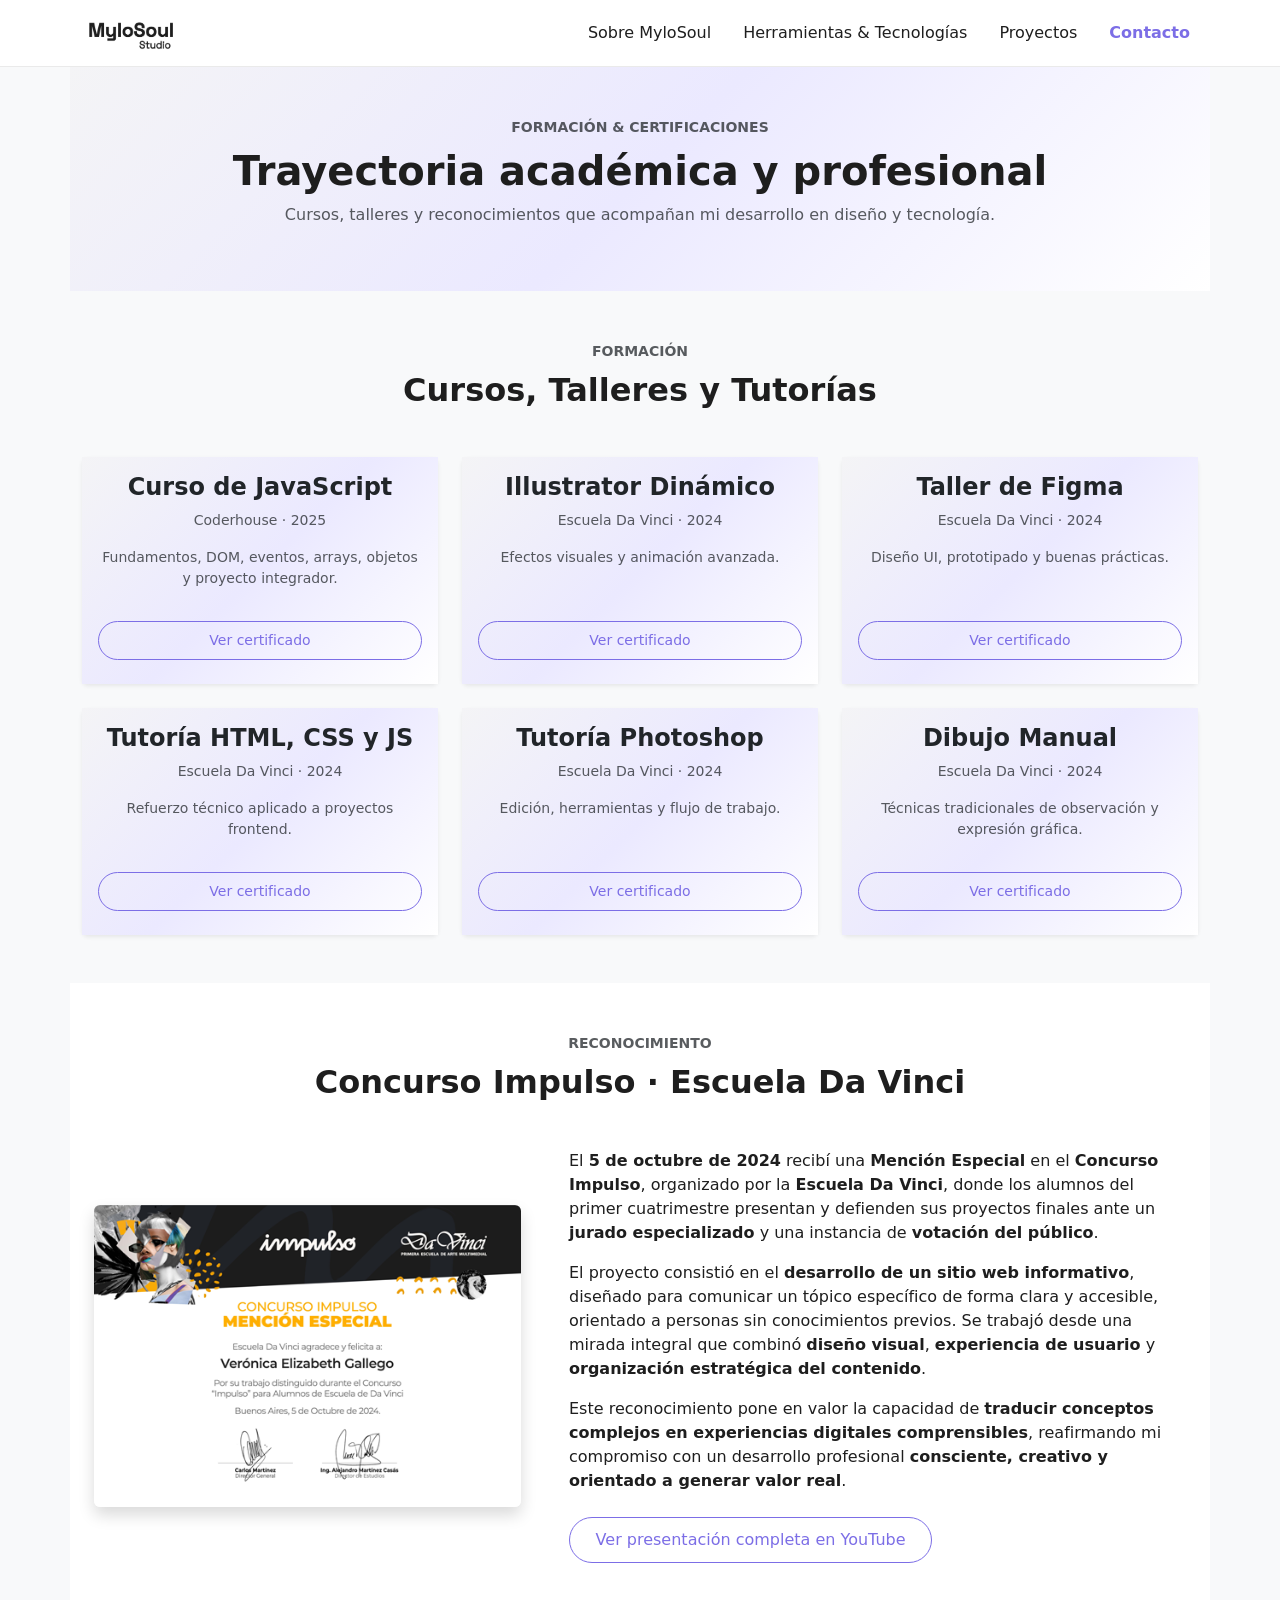
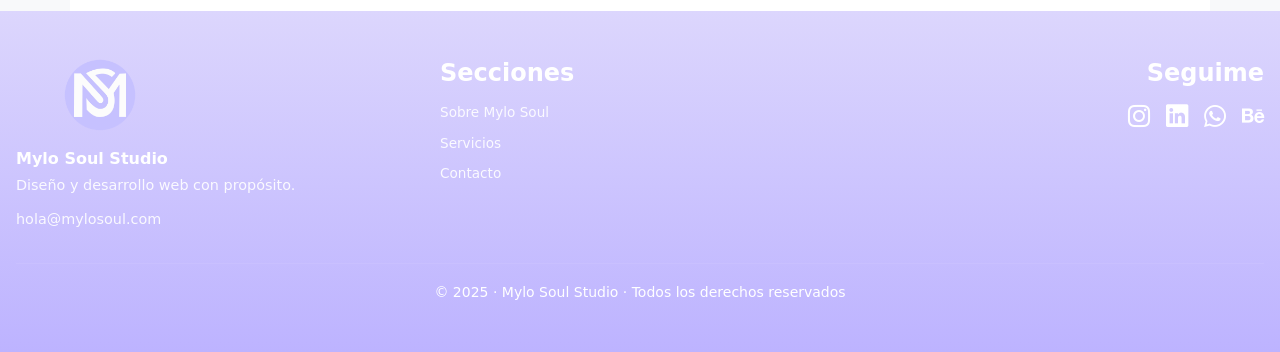
<file: formacion.html>
<!DOCTYPE html>
<html lang="es">
<head>
  <meta charset="UTF-8">
  <meta http-equiv="X-UA-Compatible" content="IE=edge">
  <meta name="viewport" content="width=device-width, initial-scale=1.0">

  <title>Mylo Soul Studio | Diseño y Desarrollo Web Estratégico</title>

  <meta name="description"
    content="Mylo Soul Studio es un estudio de diseño y desarrollo web especializado en onepages estratégicas, sitios modernos y experiencias digitales claras, funcionales y alineadas con la identidad de cada proyecto.">

  <meta name="keywords"
    content="diseño web, desarrollo web, onepage, landing page, portfolio web, frontend, ui ux, wordpress, javascript">

  <meta name="author" content="Mylo Soul Studio">
  <meta name="robots" content="index, follow">
  <meta name="language" content="es">
  <meta name="theme-color" content="#CABDFF">

  <!-- Canonical -->
  <link rel="canonical" href="https://mylosoul.com/">

  <!-- Open Graph -->
  <meta property="og:type" content="website">
  <meta property="og:title" content="Mylo Soul Studio | Diseño y Desarrollo Web Estratégico">
  <meta property="og:description"
    content="Diseño y desarrollo de onepages estratégicas y sitios web modernos, pensados para comunicar lo esencial y generar contacto.">
  <meta property="og:url" content="https://mylosoul.com/">
  <meta property="og:image" content="https://mylosoul.com/img/og-mylo.jpg">
  <meta property="og:site_name" content="Mylo Soul Studio">
  <meta property="og:locale" content="es_AR">

  <!-- Twitter -->
  <meta name="twitter:card" content="summary_large_image">
  <meta name="twitter:title" content="Mylo Soul Studio | Diseño y Desarrollo Web Estratégico">
  <meta name="twitter:description"
    content="Onepages y sitios web diseñados para comunicar con claridad, coherencia y propósito.">
  <meta name="twitter:image" content="https://mylosoul.com/img/og-mylo.jpg">

  <!-- Favicon -->
  <link rel="icon" type="image/png" sizes="32x32" href="img/favicon_io/favicon-32x32.png">
  <link rel="icon" type="image/png" sizes="16x16" href="img/favicon_io/favicon-16x16.png">
  <link rel="apple-touch-icon" sizes="180x180" href="img/favicon_io/apple-touch-icon.png">
  <link rel="icon" type="image/x-icon" href="img/favicon_io/favicon.ico">

  <!-- Fonts -->
  <link rel="preconnect" href="https://fonts.googleapis.com">
  <link rel="preconnect" href="https://fonts.gstatic.com" crossorigin>

  <!-- Bootstrap -->
  <link href="https://cdn.jsdelivr.net/npm/bootstrap@5.3.0/dist/css/bootstrap.min.css" rel="stylesheet">
  <link href="https://cdn.jsdelivr.net/npm/bootstrap-icons@1.10.5/font/bootstrap-icons.css" rel="stylesheet">

  <!-- CSS -->
  <link rel="stylesheet" href="css/style.css?v=2">

</head>
<body class="bg-light">

<!-- NAV -->
<nav class="navbar navbar-expand-lg mylo-navbar sticky-top">
  <div class="container">
    <a class="navbar-brand" href="index.html">
      <img src="img/logotipo_grisoscuro.png" alt="Mylo Soul Studio" height="40">
    </a>

    <button class="navbar-toggler" type="button" data-bs-toggle="collapse" data-bs-target="#navbarFormacion">
      <span class="navbar-toggler-icon"></span>
    </button>

    <div class="collapse navbar-collapse" id="navbarFormacion">
      <ul class="navbar-nav ms-auto">
        <li class="nav-item"><a class="nav-link" href="index.html#sobremi">Sobre MyloSoul</a></li>
        <li class="nav-item"><a class="nav-link" href="index.html#formacion">Herramientas & Tecnologías</a></li>
        <li class="nav-item"><a class="nav-link" href="index.html#proyectos">Proyectos</a></li>
        <li class="nav-item"><a class="nav-link nav-cta" href="index.html#contacto">Contacto</a></li>
      </ul>
    </div>
  </div>
</nav>

<!-- HEADER -->
<header class="py-5 text-center mylo-hero container mylo-hero-container">
  <div class="container">
    <span class="text-uppercase text-muted small fw-semibold">
      Formación & Certificaciones
    </span>
    <h1 class="fw-bold mt-2">
      Trayectoria académica y profesional
    </h1>
    <p class="text-muted mt-2">
      Cursos, talleres y reconocimientos que acompañan mi desarrollo en diseño y tecnología.
    </p>
  </div>
</header>

<main>

  <!-- =======================
       FORMACIÓN
  ======================== -->
  <section class="py-5">
    <div class="container">

      <div class="text-center mb-5">
        <span class="text-uppercase text-muted small fw-semibold">Formación</span>
        <h2 class="fw-bold mt-2">Cursos, Talleres y Tutorías</h2>
      </div>

      <div class="row g-4">

        <!-- JS -->
        <div class="col-12 col-md-6 col-lg-4">
          <div class="card h-100 border-0 shadow-sm">
            <div class="card-body d-flex flex-column text-center mylo-hero">
              <h3 class="h4 fw-semibold">Curso de JavaScript</h3>
              <p class="small text-muted">Coderhouse · 2025</p>
              <p class="small text-muted flex-grow-1">
                Fundamentos, DOM, eventos, arrays, objetos y proyecto integrador.
              </p>
              <button class="btn btn-mylo-outline btn-sm mt-3 py-2 h4"
                      data-bs-toggle="modal"
                      data-bs-target="#modalJS">
                Ver certificado
              </button>
            </div>
          </div>
        </div>

        <!-- Illustrator -->
        <div class="col-12 col-md-6 col-lg-4">
          <div class="card h-100 border-0 shadow-sm">
            <div class="card-body d-flex flex-column text-center mylo-hero">
              <h3 class="h4 fw-semibold">Illustrator Dinámico</h3>
              <p class="small text-muted">Escuela Da Vinci · 2024</p>
              <p class="small text-muted flex-grow-1">
                Efectos visuales y animación avanzada.
              </p>
              <button class="btn btn-mylo-outline btn-sm mt-3 py-2 h4"
                      data-bs-toggle="modal"
                      data-bs-target="#modalUX">
                Ver certificado
              </button>
            </div>
          </div>
        </div>

        <!-- Figma -->
        <div class="col-12 col-md-6 col-lg-4">
          <div class="card h-100 border-0 shadow-sm">
            <div class="card-body d-flex flex-column text-center mylo-hero">
              <h3 class="h4 fw-semibold">Taller de Figma</h3>
              <p class="small text-muted">Escuela Da Vinci · 2024</p>
              <p class="small text-muted flex-grow-1">
                Diseño UI, prototipado y buenas prácticas.
              </p>
              <button class="btn btn-mylo-outline btn-sm mt-3 py-2 h4"
                      data-bs-toggle="modal"
                      data-bs-target="#modalMarca">
                Ver certificado
              </button>
            </div>
          </div>
        </div>

        <!-- Tutoría HTML -->
        <div class="col-12 col-md-6 col-lg-4">
          <div class="card h-100 border-0 shadow-sm">
            <div class="card-body d-flex flex-column text-center mylo-hero">
              <h3 class="h4 fw-semibold">Tutoría HTML, CSS y JS</h3>
              <p class="small text-muted">Escuela Da Vinci · 2024</p>
              <p class="small text-muted flex-grow-1">
                Refuerzo técnico aplicado a proyectos frontend.
              </p>
              <button class="btn btn-mylo-outline btn-sm mt-3 py-2 h4"
                      data-bs-toggle="modal"
                      data-bs-target="#modalTutoria">
                Ver certificado
              </button>
            </div>
          </div>
        </div>

        <!-- Photoshop -->
        <div class="col-12 col-md-6 col-lg-4">
          <div class="card h-100 border-0 shadow-sm">
            <div class="card-body d-flex flex-column text-center mylo-hero">
              <h3 class="h4 fw-semibold">Tutoría Photoshop</h3>
              <p class="small text-muted">Escuela Da Vinci · 2024</p>
              <p class="small text-muted flex-grow-1">
                Edición, herramientas y flujo de trabajo.
              </p>
              <button class="btn btn-mylo-outline btn-sm mt-3 py-2 h4"
                      data-bs-toggle="modal"
                      data-bs-target="#modalPhotoshop">
                Ver certificado
              </button>
            </div>
          </div>
        </div>

        <!-- Dibujo -->
        <div class="col-12 col-md-6 col-lg-4">
          <div class="card h-100 border-0 shadow-sm">
            <div class="card-body d-flex flex-column text-center mylo-hero">
              <h3 class="h4 fw-semibold">Dibujo Manual</h3>
              <p class="small text-muted">Escuela Da Vinci · 2024</p>
              <p class="small text-muted flex-grow-1">
                Técnicas tradicionales de observación y expresión gráfica.
              </p>
              <button class="btn btn-mylo-outline btn-sm mt-3 py-2 h4"
                      data-bs-toggle="modal"
                      data-bs-target="#modalDibujo">
                Ver certificado
              </button>
            </div>
          </div>
        </div>

      </div>
    </div>
  </section>

  <!-- =======================
       RECONOCIMIENTO
  ======================== -->
 <section class="py-5 bg-white container">
  <div class="container">

    <!-- TÍTULO -->
    <div class="text-center mb-5">
      <span class="text-uppercase text-muted small fw-semibold">
        Reconocimiento
      </span>
      <h2 class="fw-bold mt-2">
        Concurso Impulso · Escuela Da Vinci
      </h2>
    </div>

    <div class="row align-items-center g-5">

      <!-- IMAGEN -->
      <div class="col-lg-5 text-center">
        <img 
          src="img/talleres/premio.png"
          class="img-fluid rounded shadow"
          alt="Mención Especial · Concurso Impulso Escuela Da Vinci"
        >
      </div>

      <!-- TEXTO -->
      <div class="col-lg-7">
        <p>
          El <strong>5 de octubre de 2024</strong> recibí una
          <strong>Mención Especial</strong> en el
          <strong>Concurso Impulso</strong>, organizado por la
          <strong>Escuela Da Vinci</strong>, donde los alumnos del primer
          cuatrimestre presentan y defienden sus proyectos finales ante un
          <strong>jurado especializado</strong> y una instancia de
          <strong>votación del público</strong>.
        </p>

        <p>
          El proyecto consistió en el
          <strong>desarrollo de un sitio web informativo</strong>,
          diseñado para comunicar un tópico específico de forma clara y accesible,
          orientado a personas sin conocimientos previos. Se trabajó desde una
          mirada integral que combinó
          <strong>diseño visual</strong>,
          <strong>experiencia de usuario</strong> y
          <strong>organización estratégica del contenido</strong>.
        </p>

        <p>
          Este reconocimiento pone en valor la capacidad de
          <strong>traducir conceptos complejos en experiencias digitales comprensibles</strong>,
          reafirmando mi compromiso con un desarrollo profesional
          <strong>consciente, creativo y orientado a generar valor real</strong>.
        </p>

        <!-- BOTÓN -->
        <div class="mt-4">
          <a 
            href="https://youtu.be/0paNfX1N5NU" 
            target="_blank"
            rel="noopener noreferrer"
            class="btn btn-mylo-outline"
          >
            Ver presentación completa en YouTube
          </a>
        </div>
      </div>

    </div>
  </div>
</section>


</main>
<div class="modal fade" id="modalJS" tabindex="-1" aria-hidden="true">
  <div class="modal-dialog modal-lg modal-dialog-centered modal-dialog-scrollable">
    <div class="modal-content border-0 shadow">

      <div class="modal-header bg-lavanda text-white">
        <h3 class="modal-title fs-5 fw-semibold mb-0">
          Certificado · Curso de JavaScript
        </h3>
        <button type="button" class="btn-close btn-close-white" data-bs-dismiss="modal"></button>
      </div>

      <div class="modal-body text-center">
        <img src="img/talleres/certificadojs.png"
             alt="Certificado Curso de JavaScript"
             class="img-fluid rounded">
      </div>

    </div>
  </div>
</div>

<div class="modal fade" id="modalUX" tabindex="-1" aria-hidden="true">
  <div class="modal-dialog modal-lg modal-dialog-centered modal-dialog-scrollable">
    <div class="modal-content border-0 shadow">

      <div class="modal-header bg-lavanda text-white">
        <h3 class="modal-title fs-5 fw-semibold mb-0">
          Certificado · Illustrator Dinámico
        </h3>
        <button type="button" class="btn-close btn-close-white" data-bs-dismiss="modal"></button>
      </div>

      <div class="modal-body text-center">
        <img src="img/talleres/ai-dinamico.png"
             alt="Certificado Illustrator Dinámico"
             class="img-fluid rounded">
      </div>

    </div>
  </div>
</div>
<div class="modal fade" id="modalMarca" tabindex="-1" aria-hidden="true">
  <div class="modal-dialog modal-lg modal-dialog-centered modal-dialog-scrollable">
    <div class="modal-content border-0 shadow">

      <div class="modal-header bg-lavanda text-white">
        <h3 class="modal-title fs-5 fw-semibold mb-0">
          Certificado · Taller de Figma
        </h3>
        <button type="button" class="btn-close btn-close-white" data-bs-dismiss="modal"></button>
      </div>

      <div class="modal-body text-center">
        <img src="img/talleres/taller-figma.png"
             alt="Certificado Taller de Figma"
             class="img-fluid rounded">
      </div>

    </div>
  </div>
</div>
<div class="modal fade" id="modalTutoria" tabindex="-1" aria-hidden="true">
  <div class="modal-dialog modal-lg modal-dialog-centered modal-dialog-scrollable">
    <div class="modal-content border-0 shadow">

      <div class="modal-header bg-lavanda text-white">
        <h3 class="modal-title fs-5 fw-semibold mb-0">
          Certificado · Tutoría HTML, CSS y JavaScript
        </h3>
        <button type="button" class="btn-close btn-close-white" data-bs-dismiss="modal"></button>
      </div>

      <div class="modal-body text-center">
        <img src="img/talleres/tutoria-html.png"
             alt="Certificado Tutoría HTML CSS JS"
             class="img-fluid rounded">
      </div>

    </div>
  </div>
</div>
<div class="modal fade" id="modalPhotoshop" tabindex="-1" aria-hidden="true">
  <div class="modal-dialog modal-lg modal-dialog-centered modal-dialog-scrollable">
    <div class="modal-content border-0 shadow">

      <div class="modal-header bg-lavanda text-white">
        <h3 class="modal-title fs-5 fw-semibold mb-0">
          Certificado · Tutoría Photoshop
        </h3>
        <button type="button" class="btn-close btn-close-white" data-bs-dismiss="modal"></button>
      </div>

      <div class="modal-body text-center">
        <img src="img/talleres/tutoria-photoshop.png"
             alt="Certificado Tutoría Photoshop"
             class="img-fluid rounded">
      </div>

    </div>
  </div>
</div>

<div class="modal fade" id="modalDibujo" tabindex="-1" aria-hidden="true">
  <div class="modal-dialog modal-lg modal-dialog-centered modal-dialog-scrollable">
    <div class="modal-content border-0 shadow">

      <div class="modal-header bg-lavanda text-white">
        <h3 class="modal-title fs-5 fw-semibold mb-0">
          Certificado · Taller de Dibujo Manual
        </h3>
        <button type="button" class="btn-close btn-close-white" data-bs-dismiss="modal"></button>
      </div>

      <div class="modal-body text-center">
        <img src="img/talleres/dibujo-a-mano.png"
             alt="Certificado Taller de Dibujo Manual"
             class="img-fluid rounded">
      </div>

    </div>
  </div>
</div>


 <footer class="mylo-footer pt-5">
    <div class="container mylo-container">

      <div class="row gy-4 text-center text-md-start">

        <div class="col-md-4 footer-brand">
          <img src="img/logo_lavanda.png" alt="Mylo Soul Studio" class="footer-logo mb-3 mx-5">
          <p class="footer-title mb-1">Mylo Soul Studio</p>
          <p class="footer-text mb-2">Diseño y desarrollo web con propósito.</p>

          <a href="mailto:hola@mylosoul.com" class="footer-mail">
            hola@mylosoul.com
          </a>
        </div>


        <div class="col-md-4">
          <h2 class="footer-heading h4">Secciones</h2>
          <ul class="footer-links">
            <li><a href="#sobremi">Sobre Mylo Soul</a></li>
            <li><a href="#onepage">Servicios</a></li>
            <li><a href="#contacto">Contacto</a></li>
          </ul>
        </div>

        <div class="col-md-4 text-center text-md-end">
          <h2 class="footer-heading h4 text-center text-md-end">
            Seguime
          </h2>


          <div class="footer-social justify-content-center justify-content-md-end">

            <a href="https://www.instagram.com/mylosoul/" target="_blank"><i class="bi bi-instagram"></i></a>
            <a href="https://www.linkedin.com/in/veronica-gallego-5338122b3/" target="_blank"><i
                class="bi bi-linkedin"></i></a>
            <a href="https://wa.me/5492344412474" target="_blank"><i class="bi bi-whatsapp"></i></a>
            <a href="https://www.behance.net/veronicagallego2" target="_blank"><i class="bi bi-behance"></i></a>
          </div>
        </div>


      </div>

      <hr class="footer-divider">

      <div class="text-center pb-4">
        <small>© 2025 · Mylo Soul Studio · Todos los derechos reservados</small>
      </div>

    </div>
  </footer>

<script src="https://cdn.jsdelivr.net/npm/bootstrap@5.3.0/dist/js/bootstrap.bundle.min.js"></script>
</body>
</html>
</file>
<file: css/style.css>
/* =========================
   PALETA MYLO SOUL
========================= */
:root {
  --lavanda: #cabdff;
  --violeta: #7c6ee6;
  --gris-oscuro: #1e1e1e;
  --gris-claro: #f4f4f6;
  --blanco: #ffffff;
}

/* =========================
   BASE
========================= */
html,
body {
  width: 100%;
  max-width: 100%;
  overflow-x: hidden;
}

body {
  font-family: "Inter", system-ui, -apple-system, sans-serif;
  color: var(--gris-oscuro);
  background-color: var(--blanco);
}

/* =========================
   CONTENEDOR GLOBAL
========================= */
.mylo-container {
  max-width: 1280px;
  margin-inline: auto;
  padding-inline: 1rem;
}

/* =========================
   NAVBAR
========================= */
.mylo-navbar {
  background-color: var(--blanco);
  border-bottom: 1px solid #eaeaea;
}

.logo-desktop {
  height: 42px;
}

.logo-mobile {
  height: 36px;
}

.mylo-navbar .nav-link {
  color: var(--gris-oscuro);
  font-weight: 500;
  margin-left: 1rem;
  transition: color 0.2s ease;
}

.mylo-navbar .nav-link:hover {
  color: var(--violeta);
}

.mylo-navbar .nav-cta {
  color: var(--violeta);
  font-weight: 600;
}

/* =========================
   HERO
========================= */
.mylo-hero {
  background: linear-gradient(
    135deg,
    var(--gris-claro) 0%,
    #ebe9ff 50%,
    var(--blanco) 100%
  );
}

.hero-title {
  font-size: clamp(2.2rem, 4vw, 3.2rem);
  font-weight: 700;
  line-height: 1.2;
}

.hero-title span {
  color: var(--violeta);
  font-weight: 600;
}

.hero-subtitle {
  font-size: 1.05rem;
  margin-top: 1.25rem;
  max-width: 520px;
  color: #444;
}

.hero-image {
    max-width: 520px;
  width: 100%;
  height: auto;
  border-radius: 1.5rem;
  box-shadow: 0 20px 40px rgba(0, 0, 0, 0.08);
}
.btn-whatsapp-violeta {
  display: inline-flex;
  align-items: center;
  gap: 10px;

  background: linear-gradient(135deg, #7b6cf6, #9b8cff);
  color: #ffffff;

  padding: 14px 28px;
  border-radius: 999px;

  font-weight: 600;
  font-size: 1rem;
  text-decoration: none;

  box-shadow: 0 8px 24px rgba(123, 108, 246, 0.35);
  transition: all 0.3s ease;
}

.btn-whatsapp-violeta:hover {
  transform: translateY(-2px);
  box-shadow: 0 12px 32px rgba(123, 108, 246, 0.45);
  color: #ffffff;
}

.whatsapp-icon {
  display: flex;
  align-items: center;
}

/* =========================
   BOTONES
========================= */
.btn-mylo {
  background-color: var(--violeta);
  color: var(--blanco);
  padding: 0.7rem 2.2rem;
  border-radius: 999px;
  font-weight: 500;
  border: none;
  text-decoration: none;
  transition: all 0.3s ease;
}

.btn-mylo:hover {
  background-color: var(--lavanda);
  color: var(--gris-oscuro);
}

.btn-mylo-outline {
  border: 1.5px solid var(--violeta);
  color: var(--violeta);
  background: transparent;
  padding: 0.6rem 1.6rem;
  border-radius: 999px;
  font-weight: 500;
  transition: all 0.3s ease;
}

.btn-mylo-outline:hover {
  background-color: var(--violeta);
  color: #fff;
}

/* =========================
   SECCIONES SUAVES
========================= */
.mylo-section-soft {
  background: linear-gradient(180deg, #ffffff 0%, #f6f4ff 100%);
}

/* =========================
   SOBRE MYLO
========================= */
#sobremi h2 {
  line-height: 1.25;
}

#sobremi p {
  max-width: 720px;
  margin-inline: auto;
}

#sobremi strong,
.text-mylo {
  color: var(--violeta);
  font-weight: 600;
}

.about-icon {
  width: 56px;
  height: 56px;
  margin: 0 auto;
  border-radius: 50%;
  background: rgba(124, 110, 230, 0.12);
  display: flex;
  align-items: center;
  justify-content: center;
}

.about-icon i {
  font-size: 1.4rem;
  color: var(--violeta);
}

/* =========================
   ONEPAGES / SERVICIOS
========================= */
#onepage {
  background: linear-gradient(
    180deg,
    #ffffff 0%,
    #f6f4ff 45%,
    #ffffff 100%
  );
}

.section-divider {
  width: 80px;
  height: 4px;
  border-radius: 999px;
  background: linear-gradient(
    90deg,
    var(--lavanda),
    var(--violeta)
  );
}
 
/* =========================
   ICONOS SERVICIOS
========================= */
.icon-circle {
  width: 56px;
  height: 56px;
  border-radius: 50%;
  background: rgba(124, 110, 230, 0.12);
  display: flex;
  align-items: center;
  justify-content: center;
}

.icon-circle i {
  font-size: 1.4rem;
  color: var(--violeta);
}

/* =========================
   CARDS / PLANES
========================= */
.project-card {
  border-radius: 1.25rem;
  background: rgba(255, 255, 255, 0.92);
  backdrop-filter: blur(8px);
  transition: transform 0.3s ease, box-shadow 0.3s ease;
}


.project-card:hover {
  transform: translateY(-6px);
  box-shadow: 0 18px 45px rgba(124, 110, 230, 0.18);
}

.project-card .btn {
  min-height: 42px;
  border-radius: 999px;
  font-size: 0.85rem;
}
.project-card-img{
  width: 100%;
  height: 190px;
  object-fit: cover;
  border-radius: 12px 12px 0 0;
}
.project-card-img-wrapper {
  position: relative;
  overflow: hidden;
  border-radius: 1.25rem 1.25rem 0 0;
  background: linear-gradient(
    180deg,
    rgba(245, 244, 250, 0.9),
    rgba(255, 255, 255, 1)
  );
}
.project-card-img {
  width: 100%;
  height: 380px;
  object-fit: cover;
  object-position: top;
  transition: transform 0.6s ease;
}
.project-card-img-wrapper::after {
  content: "";
  position: absolute;
  inset: 0;
  box-shadow: inset 0 -30px 40px rgba(0, 0, 0, 0.08);
  pointer-events: none;
}


/* =========================
   BADGES
========================= */
.badge-mylo {
  background-color: var(--violeta);
  color: #fff;
  font-weight: 500;
  border-radius: 999px;
  padding: 0.35rem 0.6rem;
  font-size: 0.7rem;
}

/* =========================
   CONTACTO / FORMULARIO
========================= */
#contacto form {
  background: #f9f8ff;
  padding: 2rem;
  border-radius: 1.25rem;
}

#contacto .form-control {
  border-radius: 0.75rem;
  border: 1px solid #ddd;
}

#contacto .form-control:focus {
  border-color: var(--violeta);
  box-shadow: 0 0 0 0.15rem rgba(124, 110, 230, 0.2);
}

/* =========================
   VALIDACIONES
========================= */
.mylo-input.error {
  border: 2px solid var(--violeta);
}

.error-text {
  color: var(--violeta);
  font-size: 0.75rem;
  margin-top: 0.25rem;
  display: none;
}

/* =========================
   FOOTER
========================= */


.mylo-footer {
  background: linear-gradient(180deg, #dcd6fd 0%, #bdb3ff 100%);
  padding: 3rem 0 1.5rem;
  color: #ffffff;
}

/* Logo */
.footer-logo {
  max-width: 72px;
  margin-bottom: 0.8rem;
}

/* Títulos footer */
.footer-heading {
  font-weight: 600;
  color: #ffffff;
  margin-bottom: 0.8rem;
}

/* Texto */
.footer-title {
  color: #ffffff;
  font-weight: 600;
}

.footer-text {
  color: rgba(255, 255, 255, 0.9);
  font-size: 0.9rem;
}

/* Links */
.footer-links {
  list-style: none;
  padding: 0;
  margin: 0;
}

.footer-links li {
  margin-bottom: 0.4rem;
}

.footer-links a {
  font-size: 0.85rem;
  color: rgba(255, 255, 255, 0.9);
  text-decoration: none;
}

.footer-links a:hover {
  text-decoration: underline;
}

.footer-social {
  display: flex;
  gap: 1rem;
  justify-content: center; /* mobile */
}


.footer-social a {
  color: #ffffff;
  font-size: 1.4rem;
  transition: transform 0.2s ease, opacity 0.2s ease;
}

.footer-social a:hover {
  transform: translateY(-2px);
  opacity: 0.85;
}

/* Línea divisoria */
.footer-divider {
  border-color: rgba(255, 255, 255, 0.25);
  margin: 2rem 0 1rem;
}

/* Copy */
.footer-copy {
  font-size: 0.75rem;
  color: rgba(255, 255, 255, 0.8);
}
.footer-mail {
  display: inline-block;
  margin-top: 0.3rem;
  font-size: 0.9rem;
  color: #ffffff;
  text-decoration: none;
  opacity: 0.9;
  transition: opacity 0.2s ease, text-decoration 0.2s ease;
}

.footer-mail:hover {
  opacity: 1;
  text-decoration: underline;
}

/* =========================
   UTILIDADES
========================= */
.bg-lavanda {
  background-color: var(--lavanda);
}

.whatsapp-float {
  position: fixed;
  width: 56px;
  height: 56px;
  bottom: 24px;
  right: 24px;
  background-color: #7c6ee6; /* violeta Mylo Soul */
  color: #ffffff;
  border-radius: 50%;
  text-align: center;
  font-size: 28px;
  box-shadow: 0 6px 16px rgba(124, 110, 230, 0.35);
  z-index: 9999;

  display: flex;
  align-items: center;
  justify-content: center;

  transition: transform 0.25s ease, box-shadow 0.25s ease;
}

.whatsapp-float:hover {
  transform: scale(1.08);
  box-shadow: 0 10px 24px rgba(124, 110, 230, 0.45);
}

.whatsapp-float i {
  line-height: 1;
}


/* =========================
   RESPONSIVE
========================= */

@media (min-width: 1200px) {

  #hero .row {
    display: flex;
    align-items: center;
  }

  #hero .col-lg-6 {
    flex: 0 0 50%;
    max-width: 50%;
  }

  /* Imagen a la derecha */
  #hero .hero-image {
    max-width: 420px;
    margin-left: auto;
    display: block;
  }

}

@media (min-width: 768px) {
  .footer-social {
    justify-content: flex-end;
  }
}


@media (max-width: 575px) {
  #sobremi h2,
  #onepage h2 {
    font-size: 1.6rem;
  }

  .project-card {
    box-shadow: 0 12px 30px rgba(124, 110, 230, 0.12);
  }
}
</file>
